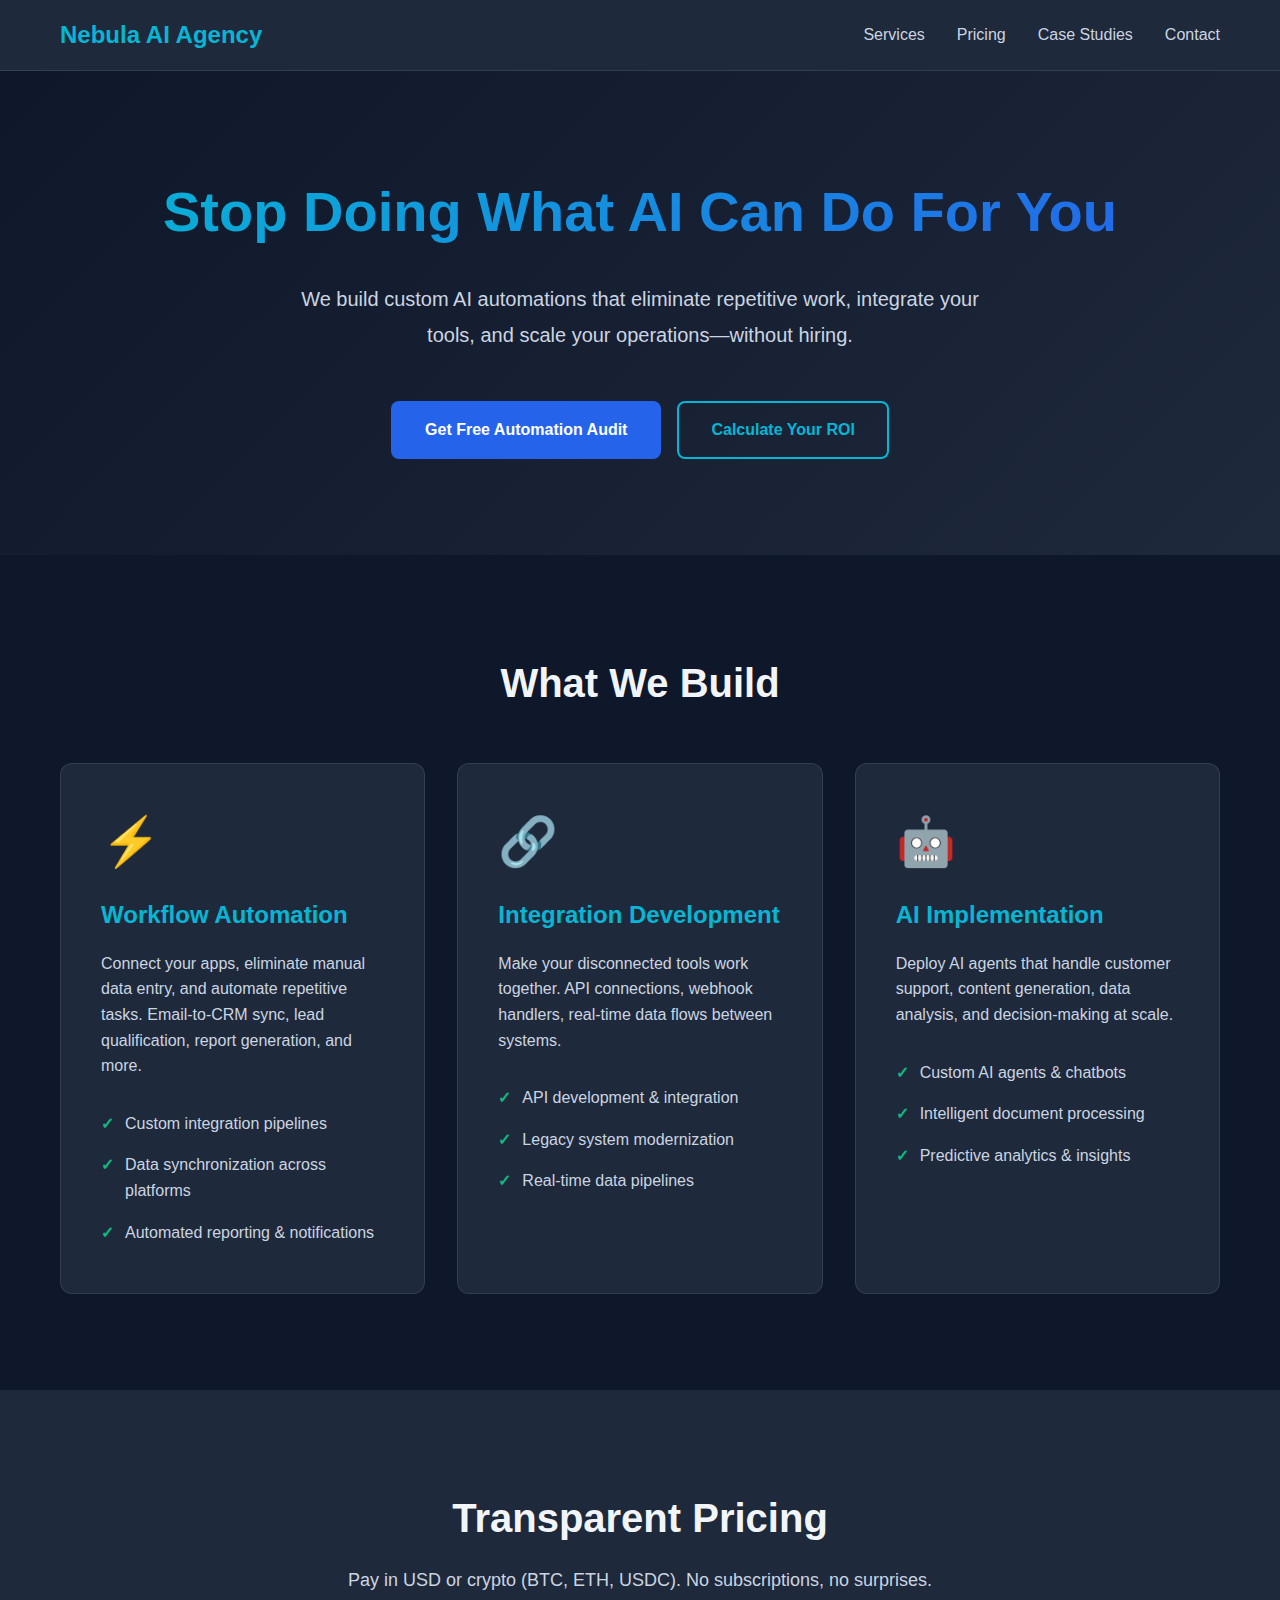
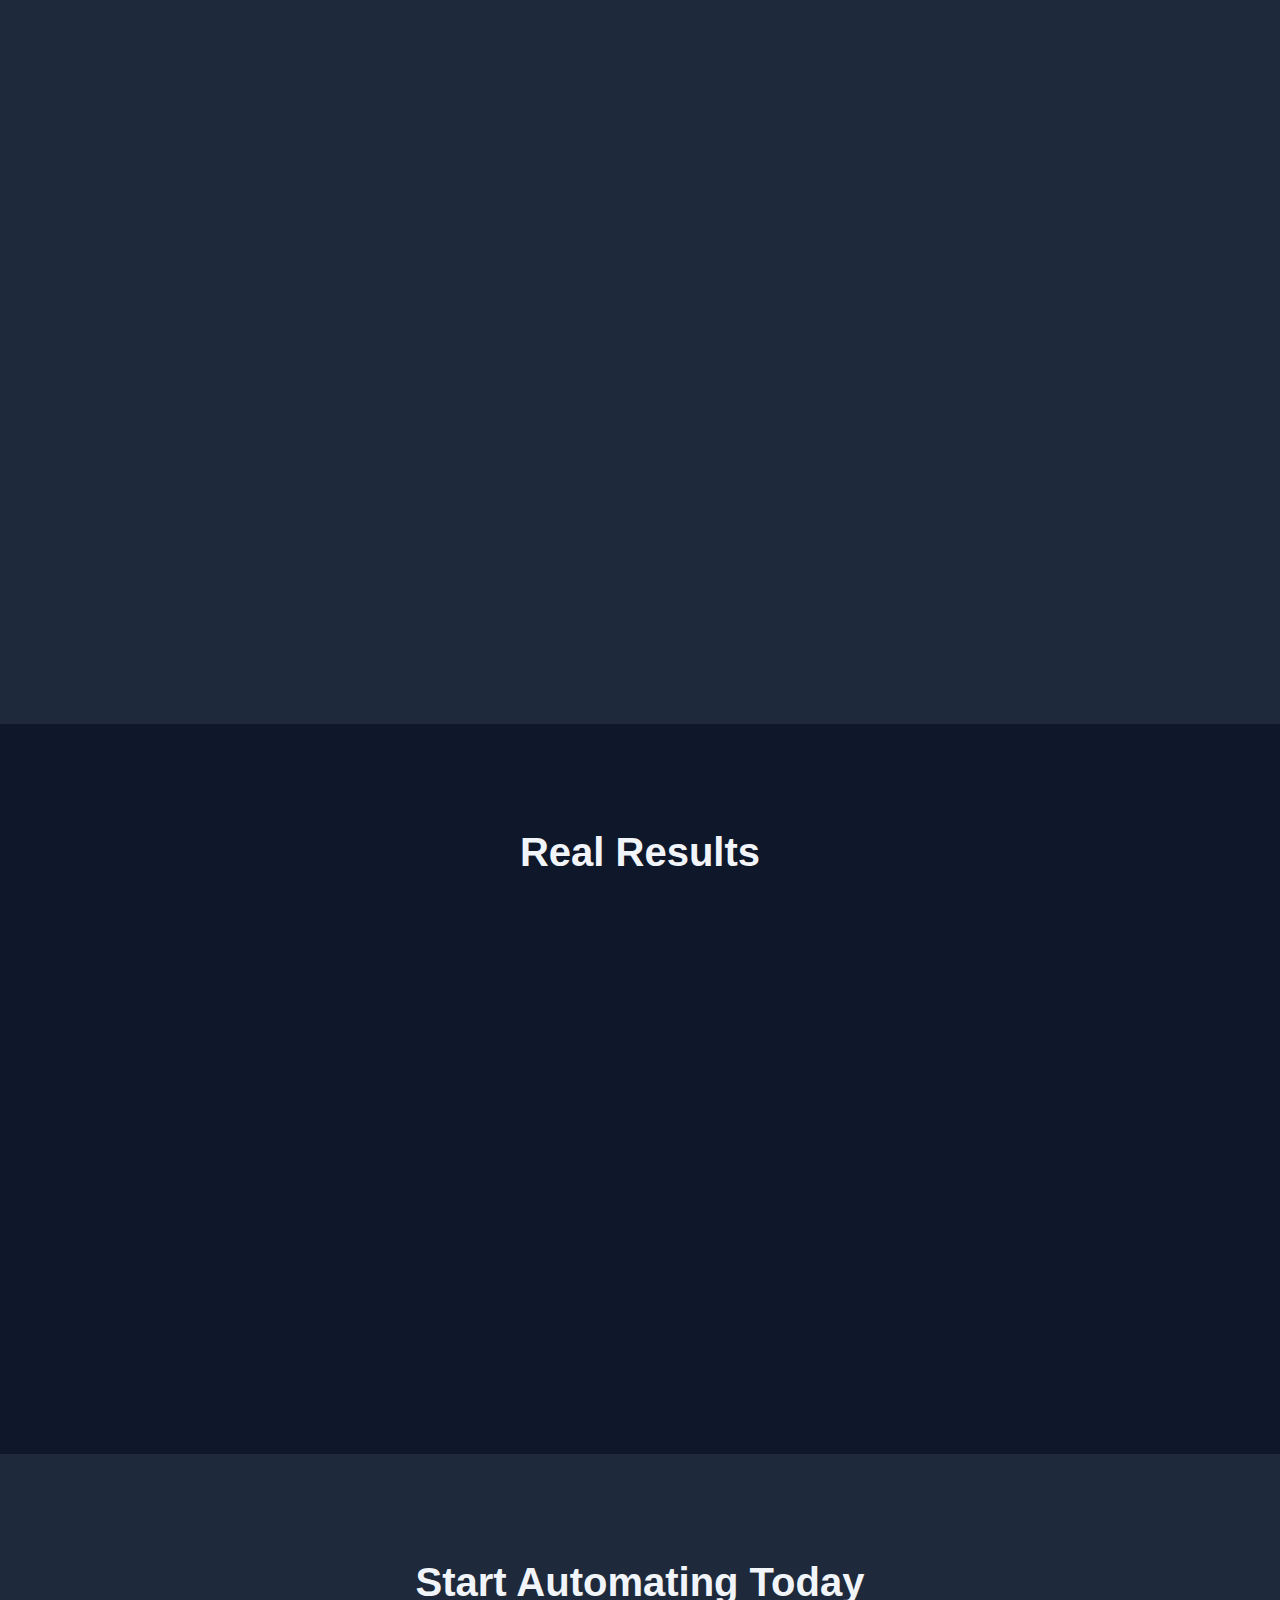
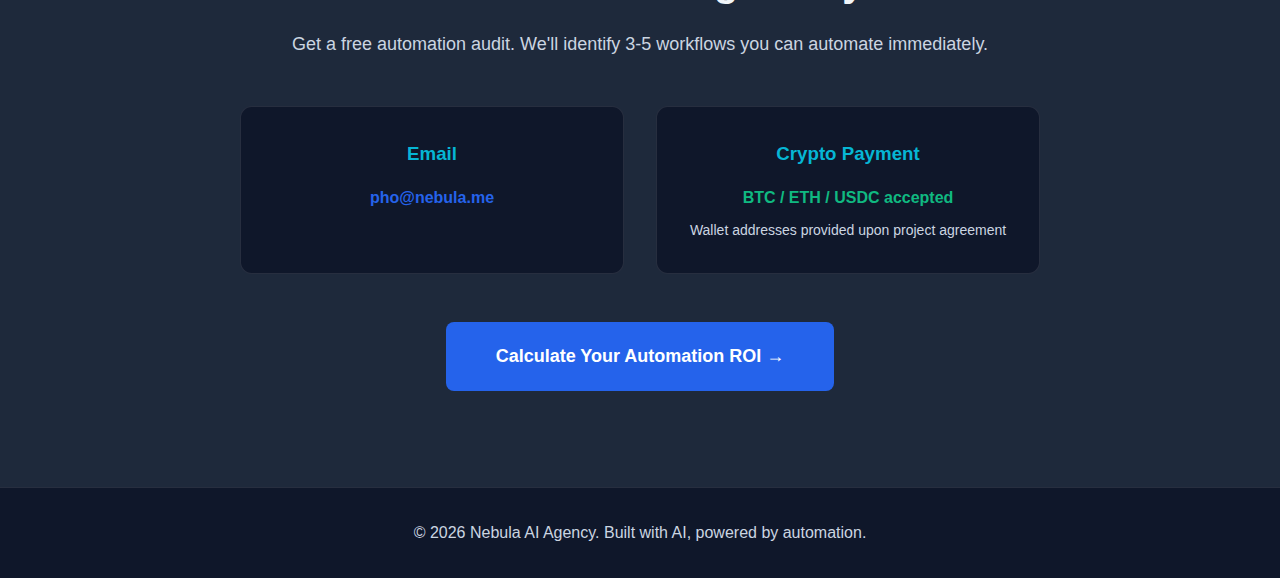
<file: index.html>
<!DOCTYPE html>
<html lang="en">
<head>
    <meta charset="UTF-8">
    <meta name="viewport" content="width=device-width, initial-scale=1.0">
    <title>Nebula AI Automation Agency | Transform Your Business Operations</title>
    <meta name="description" content="AI-powered automation agency specializing in workflow optimization, integration development, and intelligent systems. Get started with crypto-friendly payment options.">
    <link rel="stylesheet" href="styles.css">
</head>
<body>
    <nav class="navbar">
        <div class="container">
            <div class="nav-brand">Nebula AI Agency</div>
            <ul class="nav-links">
                <li><a href="#services">Services</a></li>
                <li><a href="#pricing">Pricing</a></li>
                <li><a href="#case-studies">Case Studies</a></li>
                <li><a href="#contact">Contact</a></li>
            </ul>
        </div>
    </nav>

    <header class="hero">
        <div class="container">
            <h1>Stop Doing What AI Can Do For You</h1>
            <p class="hero-subtitle">We build custom AI automations that eliminate repetitive work, integrate your tools, and scale your operations—without hiring.</p>
            <div class="hero-cta">
                <a href="#contact" class="btn btn-primary">Get Free Automation Audit</a>
                <a href="calculator.html" class="btn btn-secondary">Calculate Your ROI</a>
            </div>
        </div>
    </header>

    <section id="services" class="services">
        <div class="container">
            <h2>What We Build</h2>
            <div class="service-grid">
                <div class="service-card">
                    <div class="service-icon">⚡</div>
                    <h3>Workflow Automation</h3>
                    <p>Connect your apps, eliminate manual data entry, and automate repetitive tasks. Email-to-CRM sync, lead qualification, report generation, and more.</p>
                    <ul class="service-features">
                        <li>Custom integration pipelines</li>
                        <li>Data synchronization across platforms</li>
                        <li>Automated reporting & notifications</li>
                    </ul>
                </div>
                <div class="service-card">
                    <div class="service-icon">🔗</div>
                    <h3>Integration Development</h3>
                    <p>Make your disconnected tools work together. API connections, webhook handlers, real-time data flows between systems.</p>
                    <ul class="service-features">
                        <li>API development & integration</li>
                        <li>Legacy system modernization</li>
                        <li>Real-time data pipelines</li>
                    </ul>
                </div>
                <div class="service-card">
                    <div class="service-icon">🤖</div>
                    <h3>AI Implementation</h3>
                    <p>Deploy AI agents that handle customer support, content generation, data analysis, and decision-making at scale.</p>
                    <ul class="service-features">
                        <li>Custom AI agents & chatbots</li>
                        <li>Intelligent document processing</li>
                        <li>Predictive analytics & insights</li>
                    </ul>
                </div>
            </div>
        </div>
    </section>

    <section id="pricing" class="pricing">
        <div class="container">
            <h2>Transparent Pricing</h2>
            <p class="section-subtitle">Pay in USD or crypto (BTC, ETH, USDC). No subscriptions, no surprises.</p>
            <div class="pricing-grid">
                <div class="pricing-card">
                    <h3>Starter Automation</h3>
                    <div class="price">$2,000</div>
                    <p class="price-detail">Perfect for single workflow optimization</p>
                    <ul class="pricing-features">
                        <li>1 core automation workflow</li>
                        <li>Up to 3 tool integrations</li>
                        <li>Documentation & training</li>
                        <li>30 days support</li>
                    </ul>
                    <a href="#contact" class="btn btn-outline">Get Started</a>
                </div>
                <div class="pricing-card featured">
                    <div class="badge">Most Popular</div>
                    <h3>Business Automation</h3>
                    <div class="price">$5,000</div>
                    <p class="price-detail">Comprehensive automation system</p>
                    <ul class="pricing-features">
                        <li>3-5 connected workflows</li>
                        <li>Unlimited tool integrations</li>
                        <li>Custom AI agent development</li>
                        <li>90 days support & optimization</li>
                    </ul>
                    <a href="#contact" class="btn btn-primary">Get Started</a>
                </div>
                <div class="pricing-card">
                    <h3>Enterprise Solution</h3>
                    <div class="price">$10,000+</div>
                    <p class="price-detail">Full operational transformation</p>
                    <ul class="pricing-features">
                        <li>Complete automation infrastructure</li>
                        <li>Multi-system integration</li>
                        <li>AI agent network deployment</li>
                        <li>Ongoing optimization & scaling</li>
                    </ul>
                    <a href="#contact" class="btn btn-outline">Schedule Consultation</a>
                </div>
            </div>
        </div>
    </section>

    <section id="case-studies" class="case-studies">
        <div class="container">
            <h2>Real Results</h2>
            <div class="case-grid">
                <div class="case-card">
                    <h3>E-commerce Operations</h3>
                    <p class="case-metric">87% time reduction in order processing</p>
                    <p>Automated order-to-fulfillment pipeline for Shopify store processing 500+ orders/month. Integrated inventory, shipping, and customer notifications.</p>
                    <div class="case-tech">Shopify API · Airtable · SendGrid · Custom webhooks</div>
                </div>
                <div class="case-card">
                    <h3>Lead Qualification System</h3>
                    <p class="case-metric">3x increase in qualified leads</p>
                    <p>Built AI agent that scores inbound leads, enriches with company data, and routes to appropriate sales reps—all within 60 seconds of form submission.</p>
                    <div class="case-tech">GPT-4 · Clearbit · HubSpot · Slack integration</div>
                </div>
                <div class="case-card">
                    <h3>Content Production Pipeline</h3>
                    <p class="case-metric">10 hours/week saved</p>
                    <p>Automated research-to-publication workflow for content agency. Generates topic ideas, outlines, drafts, and schedules across multiple platforms.</p>
                    <div class="case-tech">Claude API · Notion · Buffer · SEO optimization</div>
                </div>
            </div>
        </div>
    </section>

    <section id="contact" class="contact">
        <div class="container">
            <h2>Start Automating Today</h2>
            <p class="section-subtitle">Get a free automation audit. We'll identify 3-5 workflows you can automate immediately.</p>
            <div class="contact-options">
                <div class="contact-card">
                    <h3>Email</h3>
                    <p><a href="mailto:pho@nebula.me">pho@nebula.me</a></p>
                </div>
                <div class="contact-card">
                    <h3>Crypto Payment</h3>
                    <p class="crypto-label">BTC / ETH / USDC accepted</p>
                    <p class="crypto-note">Wallet addresses provided upon project agreement</p>
                </div>
            </div>
            <div class="audit-cta">
                <a href="calculator.html" class="btn btn-primary btn-large">Calculate Your Automation ROI →</a>
            </div>
        </div>
    </section>

    <footer class="footer">
        <div class="container">
            <p>&copy; 2026 Nebula AI Agency. Built with AI, powered by automation.</p>
        </div>
    </footer>

    <script src="script.js"></script>
</body>
</html>
</file>
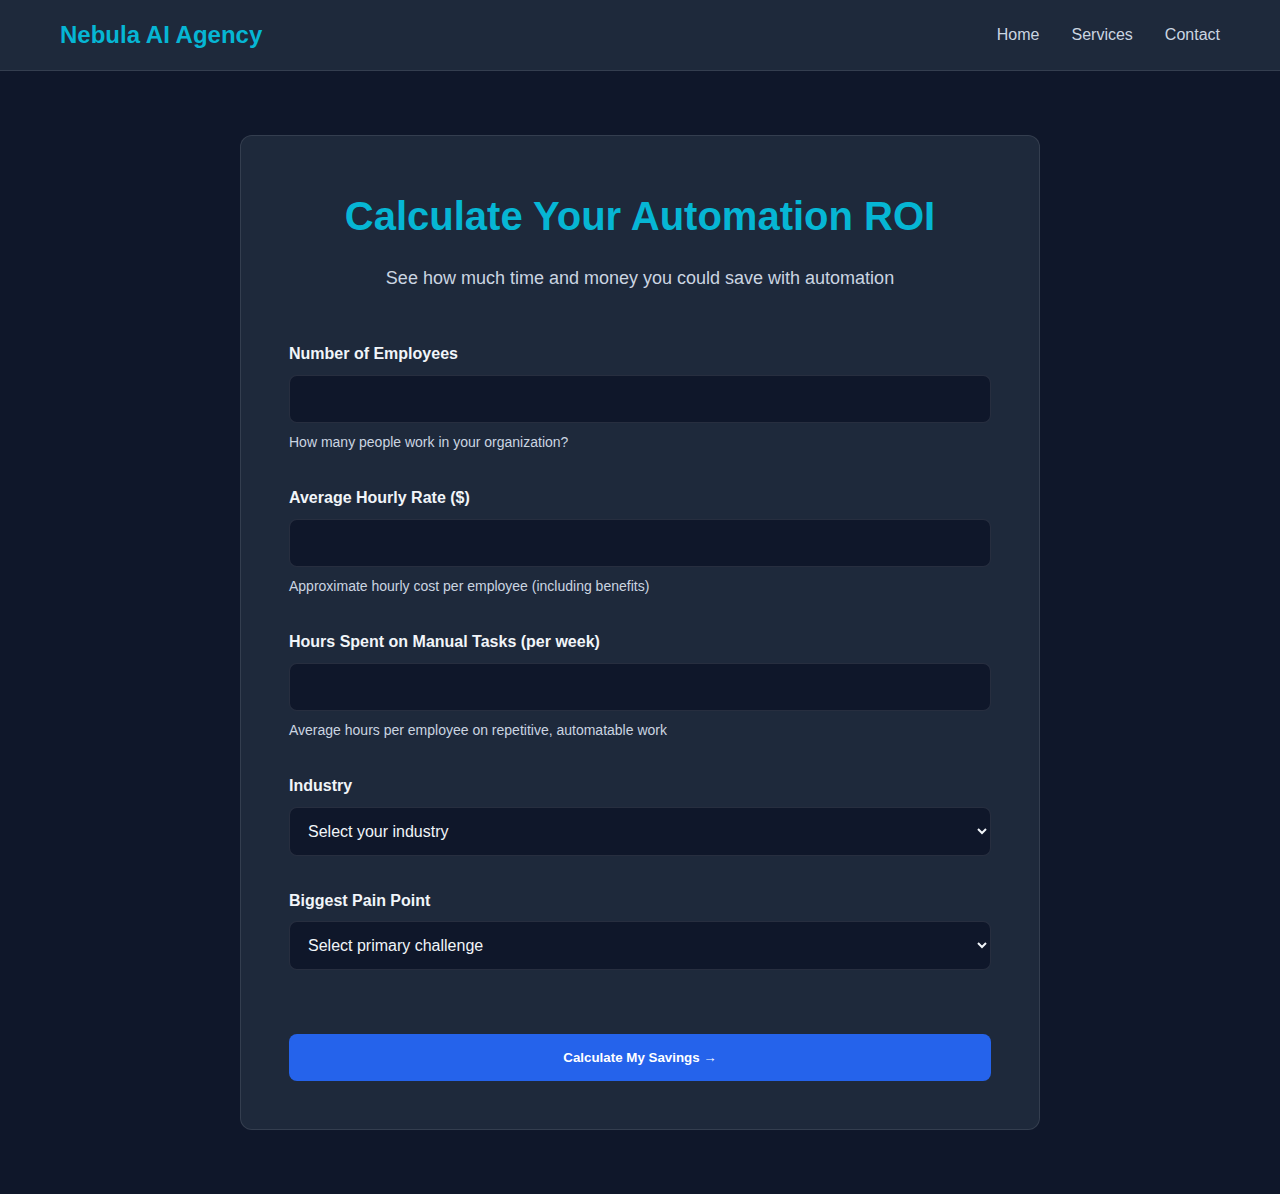
<file: calculator.html>
<!DOCTYPE html>
<html lang="en">
<head>
    <meta charset="UTF-8">
    <meta name="viewport" content="width=device-width, initial-scale=1.0">
    <title>Automation ROI Calculator | Nebula AI Agency</title>
    <link rel="stylesheet" href="styles.css">
    <style>
        .calculator-container {
            max-width: 800px;
            margin: 4rem auto;
            padding: 3rem;
            background: var(--surface);
            border-radius: 12px;
            border: 1px solid rgba(255,255,255,0.1);
        }
        
        .calculator-header {
            text-align: center;
            margin-bottom: 3rem;
        }
        
        .calculator-header h1 {
            font-size: 2.5rem;
            margin-bottom: 1rem;
            color: var(--accent);
        }
        
        .form-group {
            margin-bottom: 2rem;
        }
        
        .form-group label {
            display: block;
            margin-bottom: 0.5rem;
            color: var(--text);
            font-weight: 600;
        }
        
        .form-group input, .form-group select {
            width: 100%;
            padding: 0.875rem;
            background: var(--background);
            border: 1px solid rgba(255,255,255,0.1);
            border-radius: 8px;
            color: var(--text);
            font-size: 1rem;
        }
        
        .form-group input:focus, .form-group select:focus {
            outline: none;
            border-color: var(--accent);
        }
        
        .help-text {
            font-size: 0.875rem;
            color: var(--text-secondary);
            margin-top: 0.5rem;
        }
        
        .calculate-btn {
            width: 100%;
            margin-top: 2rem;
        }
        
        .results {
            margin-top: 3rem;
            padding: 2rem;
            background: var(--background);
            border-radius: 12px;
            border: 2px solid var(--success);
            display: none;
        }
        
        .results.show {
            display: block;
            animation: slideIn 0.5s ease;
        }
        
        @keyframes slideIn {
            from {
                opacity: 0;
                transform: translateY(20px);
            }
            to {
                opacity: 1;
                transform: translateY(0);
            }
        }
        
        .results h2 {
            color: var(--success);
            margin-bottom: 1.5rem;
        }
        
        .result-item {
            padding: 1rem 0;
            border-bottom: 1px solid rgba(255,255,255,0.1);
        }
        
        .result-item:last-child {
            border-bottom: none;
        }
        
        .result-label {
            color: var(--text-secondary);
            font-size: 0.875rem;
            margin-bottom: 0.25rem;
        }
        
        .result-value {
            font-size: 1.5rem;
            font-weight: 700;
            color: var(--accent);
        }
        
        .result-value.highlight {
            font-size: 2rem;
            color: var(--success);
        }
        
        .opportunities {
            margin-top: 2rem;
            padding-top: 2rem;
            border-top: 1px solid rgba(255,255,255,0.1);
        }
        
        .opportunities h3 {
            color: var(--accent);
            margin-bottom: 1rem;
        }
        
        .opportunity-item {
            padding: 1rem;
            background: var(--surface);
            border-radius: 8px;
            margin-bottom: 1rem;
        }
        
        .opportunity-item h4 {
            color: var(--text);
            margin-bottom: 0.5rem;
        }
        
        .opportunity-impact {
            color: var(--success);
            font-weight: 600;
            margin-bottom: 0.5rem;
        }
    </style>
</head>
<body>
    <nav class="navbar">
        <div class="container">
            <div class="nav-brand">Nebula AI Agency</div>
            <ul class="nav-links">
                <li><a href="index.html">Home</a></li>
                <li><a href="index.html#services">Services</a></li>
                <li><a href="index.html#contact">Contact</a></li>
            </ul>
        </div>
    </nav>

    <div class="calculator-container">
        <div class="calculator-header">
            <h1>Calculate Your Automation ROI</h1>
            <p class="section-subtitle">See how much time and money you could save with automation</p>
        </div>

        <form id="roiForm">
            <div class="form-group">
                <label for="employees">Number of Employees</label>
                <input type="number" id="employees" min="1" max="10000" required>
                <p class="help-text">How many people work in your organization?</p>
            </div>

            <div class="form-group">
                <label for="avgHourlyRate">Average Hourly Rate ($)</label>
                <input type="number" id="avgHourlyRate" min="10" max="500" required>
                <p class="help-text">Approximate hourly cost per employee (including benefits)</p>
            </div>

            <div class="form-group">
                <label for="manualTasks">Hours Spent on Manual Tasks (per week)</label>
                <input type="number" id="manualTasks" min="1" max="168" required>
                <p class="help-text">Average hours per employee on repetitive, automatable work</p>
            </div>

            <div class="form-group">
                <label for="industry">Industry</label>
                <select id="industry" required>
                    <option value="">Select your industry</option>
                    <option value="ecommerce">E-commerce</option>
                    <option value="saas">SaaS/Tech</option>
                    <option value="agency">Agency/Services</option>
                    <option value="finance">Finance/Banking</option>
                    <option value="healthcare">Healthcare</option>
                    <option value="manufacturing">Manufacturing</option>
                    <option value="other">Other</option>
                </select>
            </div>

            <div class="form-group">
                <label for="painPoint">Biggest Pain Point</label>
                <select id="painPoint" required>
                    <option value="">Select primary challenge</option>
                    <option value="data-entry">Manual data entry</option>
                    <option value="reporting">Report generation</option>
                    <option value="customer-support">Customer support volume</option>
                    <option value="lead-management">Lead management</option>
                    <option value="scheduling">Scheduling/coordination</option>
                    <option value="integration">Tool integration issues</option>
                </select>
            </div>

            <button type="submit" class="btn btn-primary calculate-btn">Calculate My Savings →</button>
        </form>

        <div id="results" class="results">
            <h2>Your Automation Potential</h2>
            
            <div class="result-item">
                <div class="result-label">Annual Time Savings</div>
                <div class="result-value highlight" id="timeSavings">-</div>
            </div>

            <div class="result-item">
                <div class="result-label">Annual Cost Savings</div>
                <div class="result-value highlight" id="costSavings">-</div>
            </div>

            <div class="result-item">
                <div class="result-label">Payback Period</div>
                <div class="result-value" id="payback">-</div>
            </div>

            <div class="result-item">
                <div class="result-label">3-Year ROI</div>
                <div class="result-value" id="roi">-</div>
            </div>

            <div class="opportunities">
                <h3>Recommended Automations for Your Business</h3>
                <div id="opportunityList"></div>
            </div>

            <div style="text-align: center; margin-top: 2rem;">
                <a href="index.html#contact" class="btn btn-primary">Get Your Free Audit →</a>
            </div>
        </div>
    </div>

    <script>
        document.getElementById('roiForm').addEventListener('submit', function(e) {
            e.preventDefault();
            
            const employees = parseInt(document.getElementById('employees').value);
            const hourlyRate = parseInt(document.getElementById('avgHourlyRate').value);
            const manualHours = parseInt(document.getElementById('manualTasks').value);
            const industry = document.getElementById('industry').value;
            const painPoint = document.getElementById('painPoint').value;
            
            // Calculations
            const automationEfficiency = 0.70; // 70% of manual work can be automated
            const hoursPerYear = manualHours * 52;
            const timeSaved = hoursPerYear * employees * automationEfficiency;
            const costSaved = timeSaved * hourlyRate;
            
            // Investment estimate (conservative)
            const investmentCost = employees < 10 ? 5000 : employees < 50 ? 10000 : 15000;
            const paybackMonths = Math.ceil((investmentCost / costSaved) * 12);
            const threeYearROI = ((costSaved * 3 - investmentCost) / investmentCost) * 100;
            
            // Display results
            document.getElementById('timeSavings').textContent = 
                timeSaved.toLocaleString() + ' hours';
            document.getElementById('costSavings').textContent = 
                '$' + Math.round(costSaved).toLocaleString();
            document.getElementById('payback').textContent = 
                paybackMonths + ' months';
            document.getElementById('roi').textContent = 
                Math.round(threeYearROI).toLocaleString() + '%';
            
            // Generate opportunities based on inputs
            const opportunities = generateOpportunities(industry, painPoint, employees);
            const opportunityHTML = opportunities.map(opp => `
                <div class="opportunity-item">
                    <h4>${opp.title}</h4>
                    <p class="opportunity-impact">${opp.impact}</p>
                    <p style="color: var(--text-secondary);">${opp.description}</p>
                </div>
            `).join('');
            
            document.getElementById('opportunityList').innerHTML = opportunityHTML;
            document.getElementById('results').classList.add('show');
            document.getElementById('results').scrollIntoView({ behavior: 'smooth' });
        });
        
        function generateOpportunities(industry, painPoint, employees) {
            const opportunities = [];
            
            // Pain point specific
            const painPointMap = {
                'data-entry': {
                    title: 'Automated Data Sync Pipeline',
                    impact: 'Save 15-20 hours/week per employee',
                    description: 'Connect your apps and eliminate manual data entry with real-time synchronization across all platforms.'
                },
                'reporting': {
                    title: 'Automated Report Generation',
                    impact: 'Generate reports in seconds instead of hours',
                    description: 'Schedule automated reports that pull data from multiple sources and deliver insights on demand.'
                },
                'customer-support': {
                    title: 'AI Support Agent',
                    impact: 'Handle 70% of inquiries automatically',
                    description: 'Deploy intelligent chatbot that resolves common issues, qualifies leads, and escalates complex cases.'
                },
                'lead-management': {
                    title: 'Lead Qualification System',
                    impact: 'Score and route leads in under 60 seconds',
                    description: 'Automatically enrich, score, and route leads to the right team member based on intelligence.'
                },
                'scheduling': {
                    title: 'Smart Scheduling Assistant',
                    impact: 'Eliminate 90% of scheduling back-and-forth',
                    description: 'Automated meeting coordination, calendar optimization, and reminder sequences.'
                },
                'integration': {
                    title: 'Custom Integration Hub',
                    impact: 'Connect all your tools seamlessly',
                    description: 'Build bridges between disconnected systems with real-time data flows and automated workflows.'
                }
            };
            
            opportunities.push(painPointMap[painPoint] || painPointMap['data-entry']);
            
            // Industry specific
            if (industry === 'ecommerce') {
                opportunities.push({
                    title: 'Order-to-Fulfillment Automation',
                    impact: 'Process orders 10x faster',
                    description: 'Automate inventory updates, shipping label creation, and customer notifications.'
                });
            } else if (industry === 'saas') {
                opportunities.push({
                    title: 'User Onboarding Automation',
                    impact: 'Increase activation by 40%',
                    description: 'Intelligent email sequences, in-app guidance, and usage-based interventions.'
                });
            } else if (industry === 'agency') {
                opportunities.push({
                    title: 'Client Reporting Dashboard',
                    impact: 'Save 10+ hours per client/month',
                    description: 'Automated performance tracking and beautiful client dashboards updated in real-time.'
                });
            }
            
            // Size-based
            if (employees > 20) {
                opportunities.push({
                    title: 'Enterprise Workflow Orchestration',
                    impact: 'Coordinate complex multi-team processes',
                    description: 'Build sophisticated workflows that span departments with approvals, notifications, and escalations.'
                });
            }
            
            return opportunities.slice(0, 3);
        }
    </script>
</body>
</html>
</file>
<file: styles.css>
* {
    margin: 0;
    padding: 0;
    box-sizing: border-box;
}

:root {
    --primary: #2563eb;
    --primary-dark: #1e40af;
    --secondary: #64748b;
    --background: #0f172a;
    --surface: #1e293b;
    --text: #f1f5f9;
    --text-secondary: #cbd5e1;
    --accent: #06b6d4;
    --success: #10b981;
}

body {
    font-family: -apple-system, BlinkMacSystemFont, 'Segoe UI', Roboto, 'Helvetica Neue', Arial, sans-serif;
    background: var(--background);
    color: var(--text);
    line-height: 1.6;
}

.container {
    max-width: 1200px;
    margin: 0 auto;
    padding: 0 20px;
}

/* Navigation */
.navbar {
    background: var(--surface);
    border-bottom: 1px solid rgba(255,255,255,0.1);
    padding: 1rem 0;
    position: sticky;
    top: 0;
    z-index: 100;
    backdrop-filter: blur(10px);
}

.navbar .container {
    display: flex;
    justify-content: space-between;
    align-items: center;
}

.nav-brand {
    font-size: 1.5rem;
    font-weight: 700;
    color: var(--accent);
}

.nav-links {
    display: flex;
    list-style: none;
    gap: 2rem;
}

.nav-links a {
    color: var(--text-secondary);
    text-decoration: none;
    transition: color 0.3s;
}

.nav-links a:hover {
    color: var(--accent);
}

/* Hero */
.hero {
    padding: 6rem 0;
    text-align: center;
    background: linear-gradient(135deg, var(--background) 0%, var(--surface) 100%);
}

.hero h1 {
    font-size: 3.5rem;
    font-weight: 800;
    margin-bottom: 1.5rem;
    background: linear-gradient(135deg, var(--accent), var(--primary));
    -webkit-background-clip: text;
    -webkit-text-fill-color: transparent;
    background-clip: text;
}

.hero-subtitle {
    font-size: 1.25rem;
    color: var(--text-secondary);
    max-width: 700px;
    margin: 0 auto 3rem;
    line-height: 1.8;
}

.hero-cta {
    display: flex;
    gap: 1rem;
    justify-content: center;
    flex-wrap: wrap;
}

/* Buttons */
.btn {
    display: inline-block;
    padding: 0.875rem 2rem;
    border-radius: 8px;
    font-weight: 600;
    text-decoration: none;
    transition: all 0.3s;
    cursor: pointer;
    border: 2px solid transparent;
}

.btn-primary {
    background: var(--primary);
    color: white;
}

.btn-primary:hover {
    background: var(--primary-dark);
    transform: translateY(-2px);
    box-shadow: 0 10px 30px rgba(37, 99, 235, 0.3);
}

.btn-secondary {
    background: transparent;
    border: 2px solid var(--accent);
    color: var(--accent);
}

.btn-secondary:hover {
    background: var(--accent);
    color: var(--background);
}

.btn-outline {
    background: transparent;
    border: 2px solid var(--primary);
    color: var(--primary);
}

.btn-outline:hover {
    background: var(--primary);
    color: white;
}

.btn-large {
    padding: 1.125rem 3rem;
    font-size: 1.125rem;
}

/* Services */
.services {
    padding: 6rem 0;
    background: var(--background);
}

.services h2 {
    text-align: center;
    font-size: 2.5rem;
    margin-bottom: 3rem;
}

.service-grid {
    display: grid;
    grid-template-columns: repeat(auto-fit, minmax(320px, 1fr));
    gap: 2rem;
}

.service-card {
    background: var(--surface);
    padding: 2.5rem;
    border-radius: 12px;
    border: 1px solid rgba(255,255,255,0.1);
    transition: transform 0.3s, border-color 0.3s;
}

.service-card:hover {
    transform: translateY(-5px);
    border-color: var(--accent);
}

.service-icon {
    font-size: 3rem;
    margin-bottom: 1rem;
}

.service-card h3 {
    font-size: 1.5rem;
    margin-bottom: 1rem;
    color: var(--accent);
}

.service-card p {
    color: var(--text-secondary);
    margin-bottom: 1.5rem;
}

.service-features {
    list-style: none;
    color: var(--text-secondary);
}

.service-features li {
    padding: 0.5rem 0;
    padding-left: 1.5rem;
    position: relative;
}

.service-features li:before {
    content: "✓";
    position: absolute;
    left: 0;
    color: var(--success);
    font-weight: bold;
}

/* Pricing */
.pricing {
    padding: 6rem 0;
    background: var(--surface);
}

.pricing h2 {
    text-align: center;
    font-size: 2.5rem;
    margin-bottom: 1rem;
}

.section-subtitle {
    text-align: center;
    color: var(--text-secondary);
    font-size: 1.125rem;
    margin-bottom: 3rem;
}

.pricing-grid {
    display: grid;
    grid-template-columns: repeat(auto-fit, minmax(300px, 1fr));
    gap: 2rem;
    max-width: 1100px;
    margin: 0 auto;
}

.pricing-card {
    background: var(--background);
    padding: 3rem 2rem;
    border-radius: 12px;
    border: 2px solid rgba(255,255,255,0.1);
    position: relative;
    text-align: center;
}

.pricing-card.featured {
    border-color: var(--primary);
    transform: scale(1.05);
}

.badge {
    position: absolute;
    top: -12px;
    left: 50%;
    transform: translateX(-50%);
    background: var(--primary);
    color: white;
    padding: 0.375rem 1rem;
    border-radius: 20px;
    font-size: 0.875rem;
    font-weight: 600;
}

.pricing-card h3 {
    font-size: 1.5rem;
    margin-bottom: 1rem;
}

.price {
    font-size: 3rem;
    font-weight: 800;
    color: var(--accent);
    margin-bottom: 0.5rem;
}

.price-detail {
    color: var(--text-secondary);
    margin-bottom: 2rem;
}

.pricing-features {
    list-style: none;
    margin-bottom: 2rem;
    text-align: left;
}

.pricing-features li {
    padding: 0.75rem 0;
    padding-left: 1.5rem;
    position: relative;
    color: var(--text-secondary);
}

.pricing-features li:before {
    content: "✓";
    position: absolute;
    left: 0;
    color: var(--success);
    font-weight: bold;
}

/* Case Studies */
.case-studies {
    padding: 6rem 0;
    background: var(--background);
}

.case-studies h2 {
    text-align: center;
    font-size: 2.5rem;
    margin-bottom: 3rem;
}

.case-grid {
    display: grid;
    grid-template-columns: repeat(auto-fit, minmax(320px, 1fr));
    gap: 2rem;
}

.case-card {
    background: var(--surface);
    padding: 2.5rem;
    border-radius: 12px;
    border: 1px solid rgba(255,255,255,0.1);
}

.case-card h3 {
    font-size: 1.5rem;
    margin-bottom: 1rem;
    color: var(--accent);
}

.case-metric {
    font-size: 1.25rem;
    color: var(--success);
    font-weight: 600;
    margin-bottom: 1rem;
}

.case-card p {
    color: var(--text-secondary);
    margin-bottom: 1.5rem;
}

.case-tech {
    font-size: 0.875rem;
    color: var(--text-secondary);
    font-family: monospace;
    background: rgba(255,255,255,0.05);
    padding: 0.75rem;
    border-radius: 6px;
}

/* Contact */
.contact {
    padding: 6rem 0;
    background: var(--surface);
    text-align: center;
}

.contact h2 {
    font-size: 2.5rem;
    margin-bottom: 1rem;
}

.contact-options {
    display: grid;
    grid-template-columns: repeat(auto-fit, minmax(280px, 1fr));
    gap: 2rem;
    max-width: 800px;
    margin: 3rem auto;
}

.contact-card {
    background: var(--background);
    padding: 2rem;
    border-radius: 12px;
    border: 1px solid rgba(255,255,255,0.1);
}

.contact-card h3 {
    color: var(--accent);
    margin-bottom: 1rem;
}

.contact-card a {
    color: var(--primary);
    text-decoration: none;
    font-weight: 600;
}

.contact-card a:hover {
    color: var(--accent);
}

.crypto-label {
    color: var(--success);
    font-weight: 600;
    margin-bottom: 0.5rem;
}

.crypto-note {
    color: var(--text-secondary);
    font-size: 0.875rem;
}

.audit-cta {
    margin-top: 3rem;
}

/* Footer */
.footer {
    background: var(--background);
    padding: 2rem 0;
    text-align: center;
    border-top: 1px solid rgba(255,255,255,0.1);
}

.footer p {
    color: var(--text-secondary);
}

/* Responsive */
@media (max-width: 768px) {
    .hero h1 {
        font-size: 2.5rem;
    }
    
    .hero-subtitle {
        font-size: 1.125rem;
    }
    
    .nav-links {
        gap: 1rem;
        font-size: 0.875rem;
    }
    
    .pricing-card.featured {
        transform: scale(1);
    }
}
</file>
